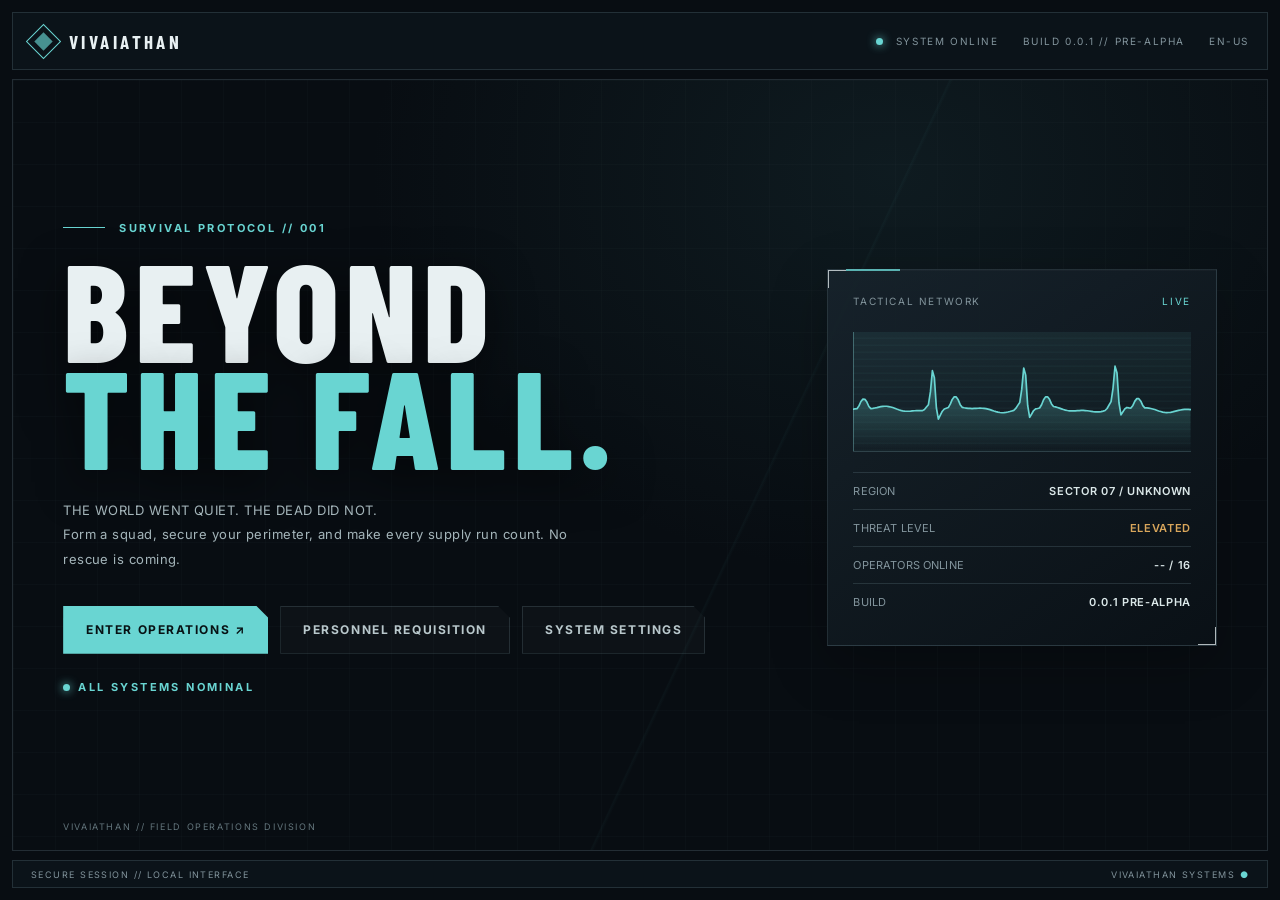
<file: freme.html>
<!doctype html>
<html lang="en">
<head>
  <meta charset="utf-8">
  <meta name="viewport" content="width=device-width, initial-scale=1">
  <meta name="theme-color" content="#080d12">
  <title>VIVAIATHAN // Command Interface</title>
  <link rel="stylesheet" href="ui.css">
  <style>
    * { box-sizing: border-box; }
    html, body { width:100%; height:100%; margin:0; overflow:hidden; background:#080d12; color:#e8f0f2; font-family:Inter,Arial,sans-serif; }
    .command-shell { height:100%; display:grid; grid-template-rows:58px minmax(0,1fr) 28px; padding:12px; gap:9px; }
    .topbar,.bottombar { display:flex; align-items:center; justify-content:space-between; border:1px solid rgba(145,177,190,.18); background:rgba(12,19,25,.96); padding:0 18px; }
    .brand { display:flex; align-items:center; gap:13px; font:700 19px 'Barlow Condensed',Arial,sans-serif; letter-spacing:.18em; }
    .brand-symbol { width:25px; height:25px; border:1px solid #69d5d2; transform:rotate(45deg); position:relative; }
    .brand-symbol:after { content:""; position:absolute; inset:5px; background:#69d5d2; opacity:.65; }
    .top-meta,.bottombar { color:#82949c; font-size:10px; letter-spacing:.16em; text-transform:uppercase; }
    .top-meta { display:flex; gap:24px; align-items:center; }
    .screen-wrap { min-height:0; position:relative; border:1px solid rgba(145,177,190,.2); background:#080d12; overflow:hidden; }
    iframe { display:block; width:100%; height:100%; border:0; background:#080d12; }
    .bottombar { font-size:9px; }
    @media(max-width:600px) { .command-shell{padding:6px;gap:6px;grid-template-rows:50px minmax(0,1fr) 25px}.top-meta .optional{display:none}.brand{font-size:16px} }
  </style>
</head>
<body>
  <div class="command-shell">
    <header class="topbar">
      <div class="brand"><span class="brand-symbol"></span><span>VIVAIATHAN</span></div>
      <div class="top-meta"><span><i class="status-dot"></i> SYSTEM ONLINE</span><span class="optional">BUILD 0.0.1 // PRE-ALPHA</span><span>EN-US</span></div>
    </header>
    <main class="screen-wrap">
      <iframe id="game-screen" src="title.html" title="Vivaiathan game interface" allow="fullscreen"></iframe>
    </main>
    <footer class="bottombar"><span>SECURE SESSION // LOCAL INTERFACE</span><span>VIVAIATHAN SYSTEMS <span style="color:#69d5d2">●</span></span></footer>
  </div>
  <script>
    const screenFrame = document.getElementById('game-screen');
    const allowedScreens = ['title.html', 'lobby.html', 'game.html', 'requisition.html'];
    window.setScreen = function (path) {
      if (!allowedScreens.includes(path)) return;
      screenFrame.src = path;
    };
    window.addEventListener('message', event => {
      if (event.origin !== location.origin || !event.data || typeof event.data.screen !== 'string') return;
      window.setScreen(event.data.screen);
    });
  </script>
</body>
</html>
</file>
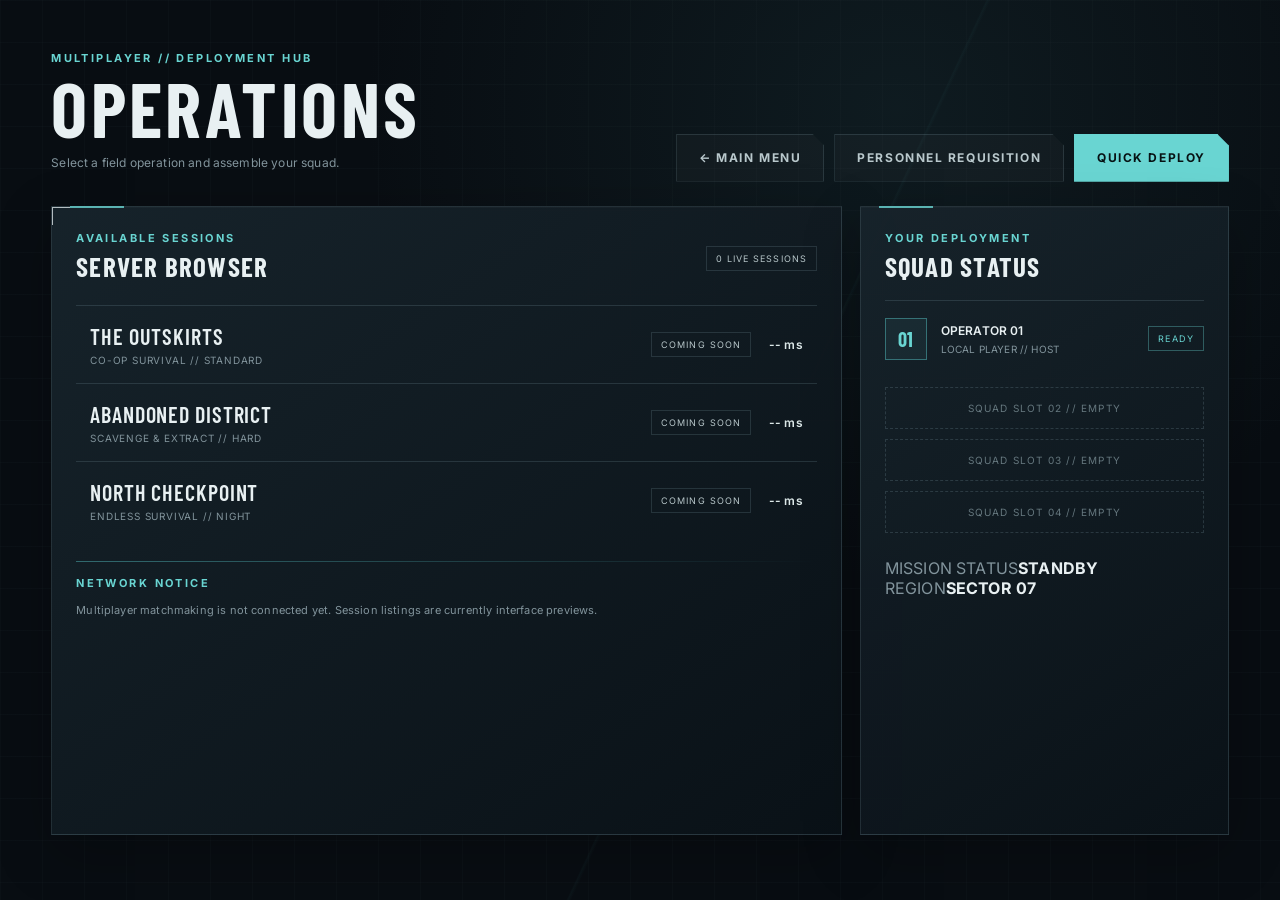
<file: lobby.html>
<!doctype html>
<html lang="en">
<head><meta charset="utf-8"><meta name="viewport" content="width=device-width,initial-scale=1"><title>VIVAIATHAN // Operations</title><link rel="stylesheet" href="ui.css">
<style>
.layout{max-width:1240px;margin:auto;min-height:calc(100vh - 116px);display:flex;flex-direction:column;gap:24px}
.heading{display:flex;justify-content:space-between;align-items:end;gap:18px}
h1{font:700 clamp(42px,7vw,76px)/.9 var(--display);margin:9px 0 0}
.content{display:grid;grid-template-columns:minmax(0,1.5fr) minmax(250px,.7fr);gap:18px;flex:1}
.server-panel,.operator-panel{padding:24px}
.section-title{display:flex;justify-content:space-between;align-items:center;margin-bottom:18px}
.server{display:grid;grid-template-columns:1fr auto auto;gap:18px;align-items:center;padding:17px 14px;border-top:1px solid var(--line);transition:.16s}
.server:hover{background:rgba(105,213,210,.045)}
.server-name{font:600 22px var(--display);letter-spacing:.04em}
.server-meta{color:var(--muted);font-size:10px;margin-top:5px;letter-spacing:.08em}
.pill{font-size:9px;letter-spacing:.12em;padding:6px 9px;border:1px solid var(--line);color:#b7c6c9}
.pill.open{color:var(--cyan);border-color:rgba(105,213,210,.35)}
.ping{font:600 12px var(--body);color:#dce8e8}
.operator-card{display:flex;align-items:center;gap:14px;padding:17px 0;border-top:1px solid var(--line)}
.avatar{width:42px;height:42px;display:grid;place-items:center;border:1px solid var(--line-bright);color:var(--cyan);font:700 20px var(--display);background:rgba(105,213,210,.06)}
.operator-name{font-weight:600;font-size:12px}.operator-role{font-size:10px;color:var(--muted);margin-top:5px}
.empty-slot{border:1px dashed rgba(145,177,190,.2);padding:14px;color:#65777e;font-size:10px;letter-spacing:.12em;text-align:center;margin-top:10px}
.actions{display:flex;gap:10px;flex-wrap:wrap}
@media(max-width:760px){.content{grid-template-columns:1fr}.heading{align-items:start;flex-direction:column}.server-panel,.operator-panel{padding:17px}.server{grid-template-columns:1fr auto;gap:8px}.server .ping{display:none}}
</style></head>
<body><main class="screen"><div class="layout reveal">
<header class="heading"><div><div class="eyebrow">Multiplayer // Deployment hub</div><h1 class="display">Operations</h1><p class="muted" style="font-size:12px">Select a field operation and assemble your squad.</p></div><div class="actions"><button class="btn ghost" onclick="go('title.html')">← Main Menu</button><button class="btn ghost" onclick="go('requisition.html')">Personnel Requisition</button><button class="btn primary" onclick="deploy()">Quick Deploy</button></div></header>
<div class="content">
<section class="panel server-panel"><div class="corner-mark tl"></div><div class="section-title"><div><div class="eyebrow">Available sessions</div><h2 class="display" style="font-size:27px;margin:5px 0">Server Browser</h2></div><span class="pill">0 LIVE SESSIONS</span></div>
<div class="server"><div><div class="server-name">THE OUTSKIRTS</div><div class="server-meta">CO-OP SURVIVAL // STANDARD</div></div><span class="pill">COMING SOON</span><span class="ping">-- ms</span></div>
<div class="server"><div><div class="server-name">ABANDONED DISTRICT</div><div class="server-meta">SCAVENGE & EXTRACT // HARD</div></div><span class="pill">COMING SOON</span><span class="ping">-- ms</span></div>
<div class="server"><div><div class="server-name">NORTH CHECKPOINT</div><div class="server-meta">ENDLESS SURVIVAL // NIGHT</div></div><span class="pill">COMING SOON</span><span class="ping">-- ms</span></div>
<div class="rule" style="margin:22px 0 14px"></div><div class="eyebrow">Network notice</div><p class="muted" style="font-size:11px;line-height:1.8">Multiplayer matchmaking is not connected yet. Session listings are currently interface previews.</p>
</section>
<aside class="panel operator-panel"><div class="eyebrow">Your deployment</div><h2 class="display" style="font-size:27px;margin:5px 0 18px">Squad Status</h2>
<div class="operator-card"><div class="avatar">01</div><div><div class="operator-name">OPERATOR 01</div><div class="operator-role">LOCAL PLAYER // HOST</div></div><span class="pill open" style="margin-left:auto">READY</span></div>
<div class="empty-slot">SQUAD SLOT 02 // EMPTY</div><div class="empty-slot">SQUAD SLOT 03 // EMPTY</div><div class="empty-slot">SQUAD SLOT 04 // EMPTY</div>
<div style="margin-top:25px"><div class="data-row"><span class="muted">MISSION STATUS</span><strong>STANDBY</strong></div><div class="data-row"><span class="muted">REGION</span><strong>SECTOR 07</strong></div></div>
</aside></div>
</div></main>
<script>
function go(screen){
  const allowedScreens = ['title.html','lobby.html','game.html','requisition.html'];
  if (!allowedScreens.includes(screen)) return;
  if (window.parent !== window) {
    if (typeof window.parent.setScreen === 'function') window.parent.setScreen(screen);
    else window.parent.postMessage({ screen }, window.location.origin);
  } else {
    window.location.assign(screen);
  }
}
function deploy(){go('game.html');}
</script></body></html>
</file>
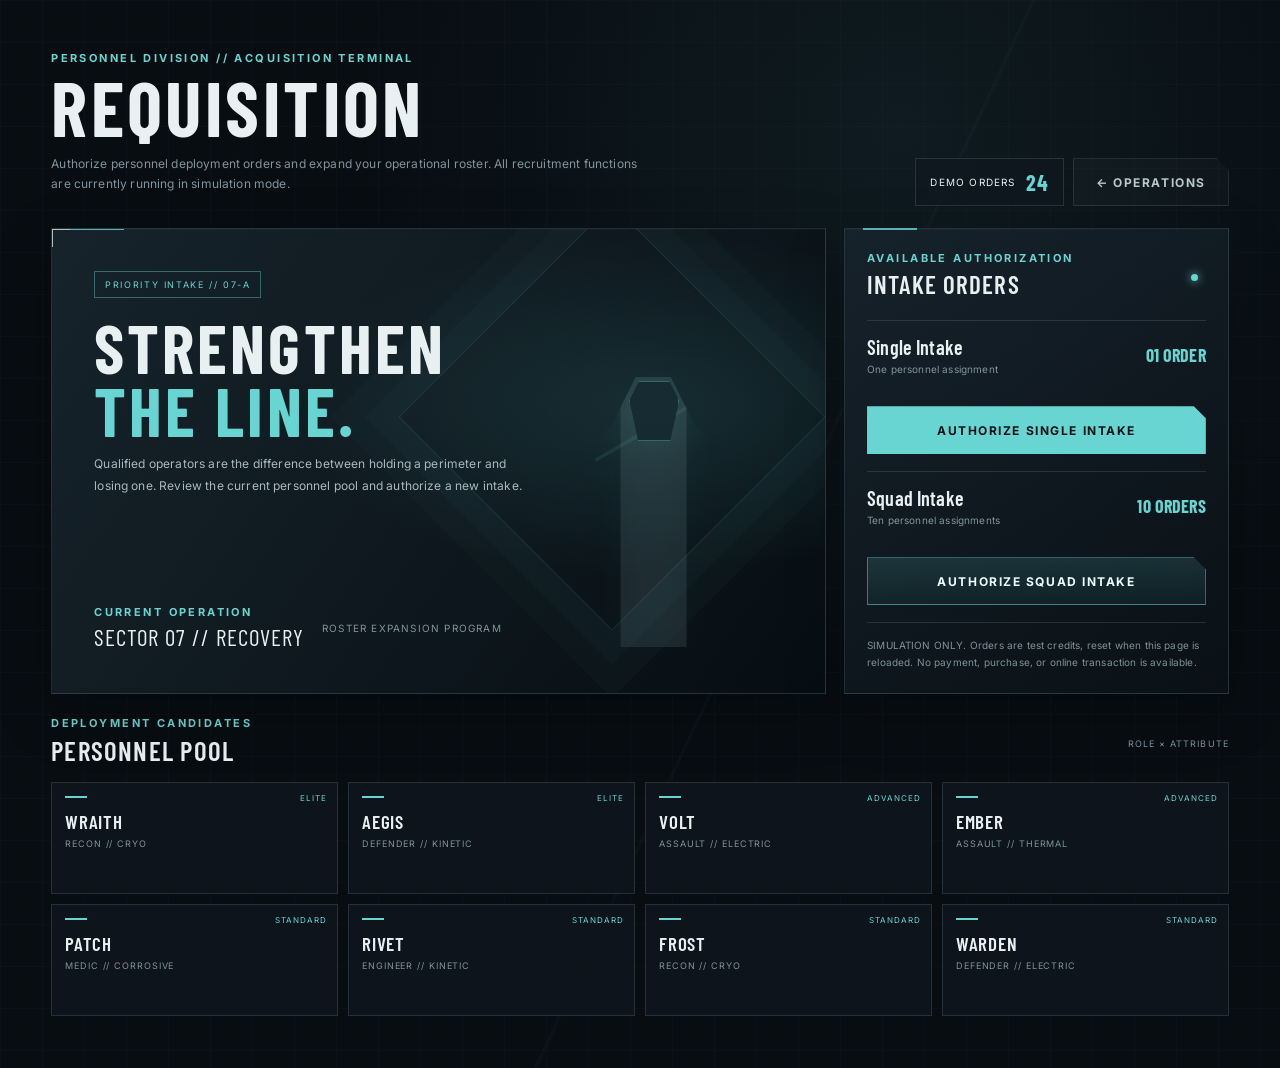
<file: requisition.html>
<!doctype html>
<html lang="en">
<head>
<meta charset="utf-8">
<meta name="viewport" content="width=device-width,initial-scale=1">
<meta name="theme-color" content="#080d12">
<title>VIVAIATHAN // Personnel Requisition</title>
<link rel="stylesheet" href="ui.css">
<style>
.page{max-width:1280px;margin:auto;min-height:calc(100vh - 116px);display:flex;flex-direction:column;gap:22px}
.topline{display:flex;justify-content:space-between;align-items:flex-end;gap:18px}
h1{font:700 clamp(42px,7vw,76px)/.9 var(--display);margin:8px 0}
.sub{color:var(--muted);font-size:12px;line-height:1.7;max-width:600px}
.top-actions{display:flex;gap:9px;flex-wrap:wrap}
.balance{display:flex;align-items:center;gap:10px;padding:10px 14px;border:1px solid var(--line);background:rgba(15,24,30,.8);font-size:10px;letter-spacing:.12em}
.balance strong{font:700 22px var(--display);color:var(--cyan)}
.content{display:grid;grid-template-columns:minmax(0,1.45fr) minmax(270px,.72fr);gap:18px;flex:1}
.feature{min-height:420px;padding:clamp(22px,4vw,42px);display:flex;flex-direction:column;justify-content:space-between;overflow:hidden;background:radial-gradient(ellipse at 78% 38%,rgba(63,145,147,.2),transparent 42%),linear-gradient(125deg,rgba(23,36,44,.98),rgba(7,14,19,.98))}
.feature:after{content:"";position:absolute;right:8%;top:8%;width:min(34vw,300px);aspect-ratio:1;border:1px solid rgba(105,213,210,.14);transform:rotate(45deg);box-shadow:0 0 0 24px rgba(105,213,210,.025),0 0 0 48px rgba(105,213,210,.018);pointer-events:none}
.feature-copy{position:relative;z-index:1;max-width:540px}
.feature-tag{display:inline-block;border:1px solid rgba(105,213,210,.4);padding:7px 10px;color:var(--cyan);font-size:9px;letter-spacing:.18em}
.feature h2{font:700 clamp(36px,6vw,68px)/.92 var(--display);margin:18px 0 12px;max-width:500px}
.feature h2 span{color:var(--cyan)}
.feature p{font-size:12px;color:#a8b9bd;line-height:1.8;max-width:440px}
.feature-art{position:absolute;right:8%;bottom:10%;width:220px;height:270px;opacity:.8;pointer-events:none}
.operator-silhouette{position:absolute;inset:0;background:linear-gradient(150deg,transparent 0 28%,rgba(105,213,210,.12) 28.2% 29%,transparent 29.2%),linear-gradient(90deg,transparent 0 35%,rgba(154,185,190,.16) 35.5% 65%,transparent 65.5%);clip-path:polygon(42% 0,58% 0,69% 18%,78% 24%,72% 48%,87% 100%,13% 100%,28% 48%,22% 24%,31% 18%);filter:drop-shadow(0 0 22px rgba(105,213,210,.2))}
.operator-silhouette:before{content:"";position:absolute;width:48px;height:58px;left:86px;top:4px;background:#172b33;border:1px solid rgba(105,213,210,.45);clip-path:polygon(20% 0,80% 0,100% 32%,82% 100%,18% 100%,0 32%)}
.feature-foot{position:relative;z-index:1;display:flex;align-items:center;gap:18px;flex-wrap:wrap}
.contract-panel{padding:22px;display:flex;flex-direction:column;gap:17px}
.panel-heading{display:flex;justify-content:space-between;align-items:center}
.panel-heading h2{font:600 25px var(--display);margin:4px 0}
.cost-row{display:grid;grid-template-columns:1fr auto;align-items:center;padding:14px 0;border-top:1px solid var(--line);gap:12px}
.cost-title{font:600 20px var(--display)}
.cost-desc{font-size:10px;color:var(--muted);margin-top:4px}
.cost-value{font:700 18px var(--display);color:var(--cyan)}
.actions{display:grid;grid-template-columns:1fr 1fr;gap:9px}
.actions .btn{padding:0 10px}
.notice{font-size:10px;color:#809198;line-height:1.7;border-top:1px solid var(--line);padding-top:14px}
.pool{display:grid;grid-template-columns:repeat(4,minmax(0,1fr));gap:10px}
.pool-card{padding:13px;min-height:112px;background:rgba(14,22,29,.88);border:1px solid var(--line);position:relative}
.pool-card:before{content:"";display:block;width:22px;height:2px;background:var(--cyan);margin-bottom:12px}
.pool-card strong{display:block;font:600 19px var(--display);letter-spacing:.04em}
.pool-card span{display:block;font-size:9px;color:var(--muted);letter-spacing:.1em;margin-top:5px}
.pool-card em{position:absolute;right:10px;top:10px;font-style:normal;font-size:8px;color:var(--cyan);letter-spacing:.12em}
.modal{position:fixed;inset:0;z-index:10;background:rgba(0,0,0,.82);display:none;place-items:center;padding:20px}
.modal.open{display:grid}
.modal-box{width:min(850px,100%);max-height:90vh;overflow:auto;padding:24px}
.modal-head{display:flex;justify-content:space-between;align-items:center;gap:12px;margin-bottom:18px}
.results{display:grid;grid-template-columns:repeat(auto-fit,minmax(145px,1fr));gap:10px}
.result-card{padding:16px 13px;min-height:155px;border:1px solid var(--line);background:linear-gradient(145deg,rgba(24,39,47,.95),rgba(9,15,20,.95))}
.result-card.elite{border-color:rgba(217,166,91,.65)}
.result-card.advanced{border-color:rgba(105,213,210,.55)}
.result-rarity{font-size:8px;letter-spacing:.16em;color:var(--amber)}
.result-card.advanced .result-rarity{color:var(--cyan)}
.result-name{font:700 24px var(--display);margin:14px 0 8px}
.result-meta{font-size:9px;color:#9aabb0;letter-spacing:.1em;line-height:1.8}
@media(max-width:820px){.content{grid-template-columns:1fr}.feature{min-height:340px}.feature-art{right:2%;opacity:.42}.pool{grid-template-columns:repeat(2,minmax(0,1fr))}}
@media(max-width:520px){.topline{align-items:flex-start;flex-direction:column}.top-actions{width:100%}.top-actions .btn{flex:1}.feature{min-height:370px}.contract-panel{padding:17px}.pool-card{min-height:100px}}
</style>
</head>
<body>
<main class="screen">
<div class="page reveal">
<header class="topline">
<div><div class="eyebrow">Personnel division // Acquisition terminal</div><h1 class="display">Requisition</h1><p class="sub">Authorize personnel deployment orders and expand your operational roster. All recruitment functions are currently running in simulation mode.</p></div>
<div class="top-actions"><div class="balance"><span>DEMO ORDERS</span><strong id="balance">24</strong></div><button class="btn ghost" onclick="go('lobby.html')">← Operations</button></div>
</header>
<div class="content">
<section class="panel feature">
<div class="corner-mark tl"></div><div class="feature-art"><div class="operator-silhouette"></div></div>
<div class="feature-copy"><span class="feature-tag">PRIORITY INTAKE // 07-A</span><h2 class="display">Strengthen<br><span>the Line.</span></h2><p>Qualified operators are the difference between holding a perimeter and losing one. Review the current personnel pool and authorize a new intake.</p></div>
<div class="feature-foot"><div><div class="eyebrow">Current operation</div><div class="display" style="font-size:23px;margin-top:4px">Sector 07 // Recovery</div></div><div class="muted" style="font-size:10px;letter-spacing:.12em">ROSTER EXPANSION PROGRAM</div></div>
</section>
<aside class="panel contract-panel">
<div class="panel-heading"><div><div class="eyebrow">Available authorization</div><h2 class="display">Intake Orders</h2></div><span class="status-dot"></span></div>
<div class="cost-row"><div><div class="cost-title">Single Intake</div><div class="cost-desc">One personnel assignment</div></div><div class="cost-value">01 ORDER</div></div>
<button class="btn primary" id="singleBtn" onclick="recruit(1)">Authorize Single Intake</button>
<div class="cost-row"><div><div class="cost-title">Squad Intake</div><div class="cost-desc">Ten personnel assignments</div></div><div class="cost-value">10 ORDERS</div></div>
<button class="btn" id="tenBtn" onclick="recruit(10)">Authorize Squad Intake</button>
<div class="notice">SIMULATION ONLY. Orders are test credits, reset when this page is reloaded. No payment, purchase, or online transaction is available.</div>
</aside>
</div>
<section><div class="panel-heading" style="margin-bottom:12px"><div><div class="eyebrow">Deployment candidates</div><h2 class="display" style="font-size:27px;margin:4px 0">Personnel Pool</h2></div><span class="muted" style="font-size:9px;letter-spacing:.12em">ROLE × ATTRIBUTE</span></div>
<div class="pool">
<div class="pool-card"><em>ELITE</em><strong>WRAITH</strong><span>RECON // CRYO</span></div>
<div class="pool-card"><em>ELITE</em><strong>AEGIS</strong><span>DEFENDER // KINETIC</span></div>
<div class="pool-card"><em>ADVANCED</em><strong>VOLT</strong><span>ASSAULT // ELECTRIC</span></div>
<div class="pool-card"><em>ADVANCED</em><strong>EMBER</strong><span>ASSAULT // THERMAL</span></div>
<div class="pool-card"><em>STANDARD</em><strong>PATCH</strong><span>MEDIC // CORROSIVE</span></div>
<div class="pool-card"><em>STANDARD</em><strong>RIVET</strong><span>ENGINEER // KINETIC</span></div>
<div class="pool-card"><em>STANDARD</em><strong>FROST</strong><span>RECON // CRYO</span></div>
<div class="pool-card"><em>STANDARD</em><strong>WARDEN</strong><span>DEFENDER // ELECTRIC</span></div>
</div></section>
</div>
</main>
<div class="modal" id="resultModal" role="dialog" aria-modal="true" aria-labelledby="resultTitle">
<div class="panel modal-box"><div class="modal-head"><div><div class="eyebrow">Personnel assignment // Complete</div><h2 id="resultTitle" class="display" style="font-size:32px;margin:5px 0">Intake Results</h2></div><button class="btn ghost" onclick="closeResults()">Close</button></div><div class="results" id="results"></div><p class="notice" id="resultNote">Simulation results only. No permanent roster data is saved.</p></div>
</div>
<script>
const roster=[
 {name:'WRAITH',role:'RECON',attribute:'CRYO',rarity:'ELITE',weight:3},
 {name:'AEGIS',role:'DEFENDER',attribute:'KINETIC',rarity:'ELITE',weight:3},
 {name:'VOLT',role:'ASSAULT',attribute:'ELECTRIC',rarity:'ADVANCED',weight:10},
 {name:'EMBER',role:'ASSAULT',attribute:'THERMAL',rarity:'ADVANCED',weight:10},
 {name:'PATCH',role:'MEDIC',attribute:'CORROSIVE',rarity:'STANDARD',weight:18},
 {name:'RIVET',role:'ENGINEER',attribute:'KINETIC',rarity:'STANDARD',weight:18},
 {name:'FROST',role:'RECON',attribute:'CRYO',rarity:'STANDARD',weight:19},
 {name:'WARDEN',role:'DEFENDER',attribute:'ELECTRIC',rarity:'STANDARD',weight:19}
];
let orders=24;
const balance=document.getElementById('balance');
function go(screen){
  const allowedScreens = ['title.html','lobby.html','game.html','requisition.html'];
  if (!allowedScreens.includes(screen)) return;
  if (window.parent !== window) {
    if (typeof window.parent.setScreen === 'function') window.parent.setScreen(screen);
    else window.parent.postMessage({ screen }, window.location.origin);
  } else {
    window.location.assign(screen);
  }
}
function draw(){balance.textContent=orders;document.getElementById('singleBtn').disabled=orders<1;document.getElementById('tenBtn').disabled=orders<10;}
function pick(){const total=roster.reduce((sum,item)=>sum+item.weight,0);let roll=Math.random()*total;for(const item of roster){roll-=item.weight;if(roll<0)return item;}return roster[roster.length-1];}
function recruit(count){if(orders<count)return;orders-=count;draw();const found=Array.from({length:count},pick);const results=document.getElementById('results');results.innerHTML='';for(const item of found){const card=document.createElement('article');card.className='result-card '+item.rarity.toLowerCase();const rarity=document.createElement('div');rarity.className='result-rarity';rarity.textContent=item.rarity+' PERSONNEL';const name=document.createElement('div');name.className='result-name';name.textContent=item.name;const meta=document.createElement('div');meta.className='result-meta';meta.textContent=item.role+'  /  '+item.attribute;card.append(rarity,name,meta);results.append(card);}document.getElementById('resultTitle').textContent=count===1?'Intake Result':'Squad Intake Results';document.getElementById('resultNote').textContent='Orders remaining: '+orders+'. Simulation results only. Reloading this page resets the demo balance.';document.getElementById('resultModal').classList.add('open');}
function closeResults(){document.getElementById('resultModal').classList.remove('open');}
document.getElementById('resultModal').addEventListener('click',event=>{if(event.target.id==='resultModal')closeResults();});
draw();
</script>
</body>
</html>
</file>
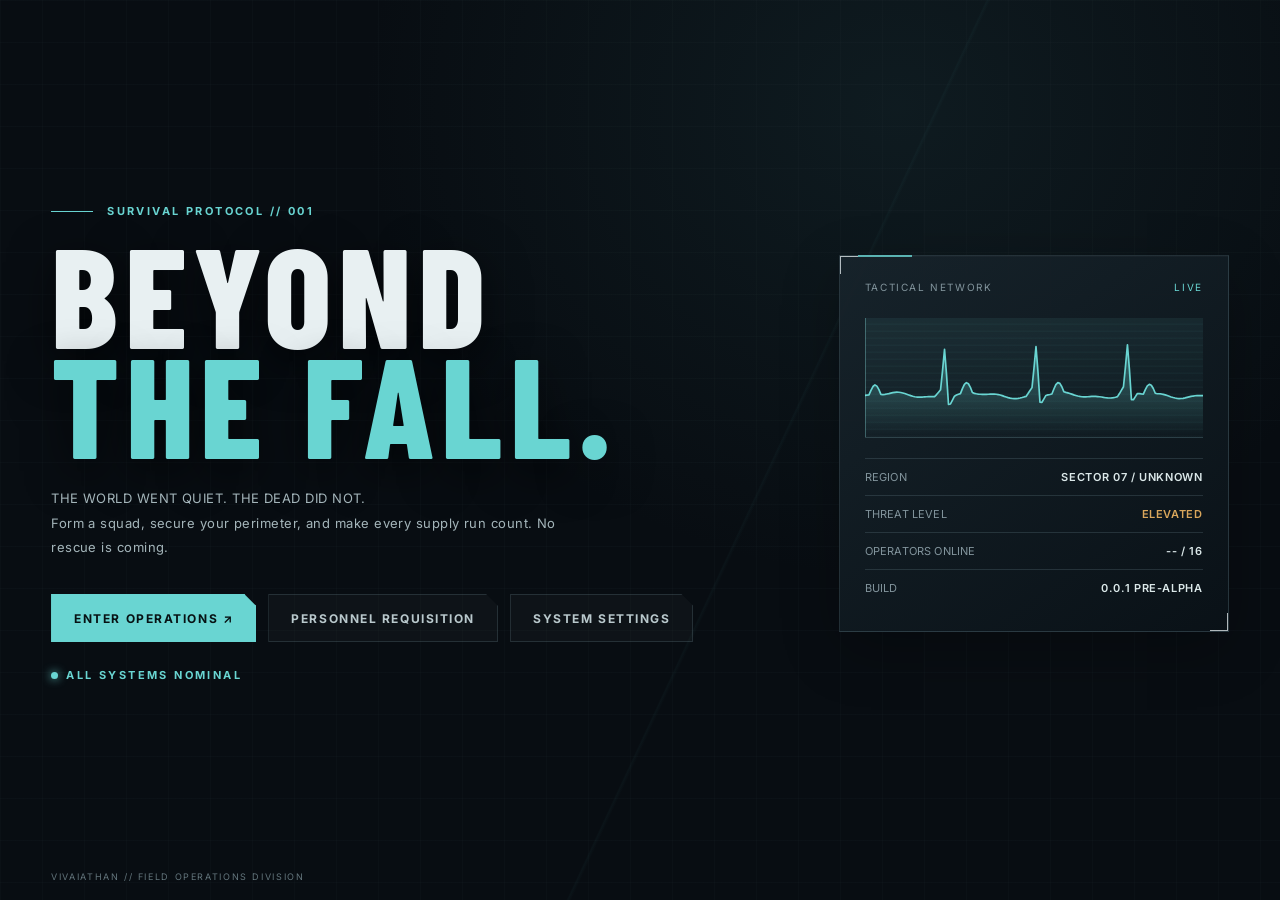
<file: title.html>
<!doctype html>
<html lang="en">
<head>
<meta charset="utf-8"><meta name="viewport" content="width=device-width,initial-scale=1">
<title>VIVAIATHAN // Main Menu</title><link rel="stylesheet" href="ui.css">
<style>
.hero { min-height:calc(100vh - 116px); display:grid; grid-template-columns:minmax(0,1.15fr) minmax(260px,.65fr); align-items:center; gap:clamp(28px,6vw,100px); max-width:1320px; margin:auto; }
.hero-copy { position:relative; z-index:1; }
.kicker { display:flex; align-items:center; gap:14px; margin-bottom:20px; }
.kicker-line { width:42px; height:1px; background:var(--cyan); }
h1 { margin:0; font:800 clamp(64px,11vw,150px)/.78 var(--display); letter-spacing:.015em; text-shadow:0 12px 45px rgba(0,0,0,.6); }
h1 span { display:block; color:var(--cyan); }
.subtitle { margin:28px 0 0; color:#a4b5ba; max-width:510px; font-size:13px; line-height:1.9; letter-spacing:.035em; }
.menu-actions { display:flex; flex-wrap:wrap; gap:12px; margin-top:34px; }
.side-panel { padding:25px; max-width:390px; justify-self:end; width:100%; }
.panel-head { display:flex; justify-content:space-between; align-items:center; color:var(--muted); font-size:10px; letter-spacing:.16em; }
.signal { height:120px; margin:25px 0 20px; position:relative; overflow:hidden; background:linear-gradient(180deg,rgba(105,213,210,.08),transparent); border-bottom:1px solid var(--line); }
.signal svg { width:100%; height:100%; overflow:visible; }
.signal::after { content:""; position:absolute; inset:0; pointer-events:none; background:repeating-linear-gradient(180deg,transparent 0 5px,rgba(105,213,210,.035) 6px 7px); }
.scan-beam { animation: scan 3.8s linear infinite; }
.scan-edge { animation: scan-line 3.8s linear infinite; }
@keyframes scan { from { transform:translateX(0); } to { transform:translateX(390px); } }
@keyframes scan-line { from { transform:translateX(0); } to { transform:translateX(390px); } }
.panel-head span:last-child { animation: live-pulse 1.8s ease-in-out infinite; }
@keyframes live-pulse { 0%,100% { opacity:1; text-shadow:0 0 8px rgba(105,213,210,.2); } 50% { opacity:.55; text-shadow:0 0 13px rgba(105,213,210,.8); } }
.data-row { display:flex; justify-content:space-between; padding:11px 0; border-top:1px solid var(--line); font-size:11px; }
.data-row strong { color:#dbe8e9; font-weight:600; letter-spacing:.06em; }
.footer-note { position:absolute; bottom:18px; left:clamp(22px,4vw,58px); color:#64767d; font-size:9px; letter-spacing:.18em; }
@media(max-width:800px){.hero{grid-template-columns:1fr;align-content:center;padding:32px 0 55px}.side-panel{justify-self:start;max-width:100%;padding:18px}.signal{height:70px;margin:14px 0}.hero{gap:28px}h1{font-size:clamp(62px,16vw,110px)}}
</style>
</head>
<body>
<main class="screen">
  <div class="hero">
    <section class="hero-copy reveal">
      <div class="kicker"><span class="kicker-line"></span><span class="eyebrow">Survival protocol // 001</span></div>
      <h1 class="display">Beyond<span>the Fall.</span></h1>
      <p class="subtitle">THE WORLD WENT QUIET. THE DEAD DID NOT.<br>Form a squad, secure your perimeter, and make every supply run count. No rescue is coming.</p>
      <div class="menu-actions">
        <button class="btn primary" onclick="go('lobby.html')">Enter Operations <span aria-hidden="true">↗</span></button>
        <button class="btn ghost" onclick="go('requisition.html')">Personnel Requisition</button>
        <button class="btn ghost" onclick="openPanel('settings')">System Settings</button>
      </div>
      <div style="margin-top:26px" class="eyebrow"><span class="status-dot"></span>All systems nominal</div>
    </section>
    <aside class="panel side-panel reveal" style="animation-delay:.12s">
      <div class="corner-mark tl"></div><div class="corner-mark br"></div>
      <div class="panel-head"><span>TACTICAL NETWORK</span><span style="color:var(--cyan)">LIVE</span></div>
      <div class="signal">
        <svg id="network-wave" viewBox="0 0 340 120" preserveAspectRatio="none" aria-label="Live tactical network signal">
          <defs>
            <linearGradient id="fade" x1="0" x2="0" y1="0" y2="1"><stop stop-color="#69d5d2" stop-opacity=".4"/><stop offset="1" stop-color="#69d5d2" stop-opacity="0"/></linearGradient>
            <linearGradient id="scan-fade" x1="0" x2="1"><stop stop-color="#69d5d2" stop-opacity="0"/><stop offset=".5" stop-color="#69d5d2" stop-opacity=".22"/><stop offset="1" stop-color="#69d5d2" stop-opacity="0"/></linearGradient>
          </defs>
          <path id="wave-fill" fill="url(#fade)"/>
          <path id="wave-line" fill="none" stroke="#69d5d2" stroke-width="1.7" stroke-linejoin="round" stroke-linecap="round"/>
          <rect class="scan-beam" x="-50" y="0" width="50" height="120" fill="url(#scan-fade)"/>
          <line class="scan-edge" x1="0" y1="0" x2="0" y2="120" stroke="#a5ffff" stroke-opacity=".6"/>
        </svg>
      </div>
      <div class="data-row"><span class="muted">REGION</span><strong>SECTOR 07 / UNKNOWN</strong></div>
      <div class="data-row"><span class="muted">THREAT LEVEL</span><strong style="color:var(--amber)">ELEVATED</strong></div>
      <div class="data-row"><span class="muted">OPERATORS ONLINE</span><strong>-- / 16</strong></div>
      <div class="data-row"><span class="muted">BUILD</span><strong>0.0.1 PRE-ALPHA</strong></div>
    </aside>
  </div>
  <div class="footer-note">VIVAIATHAN // FIELD OPERATIONS DIVISION</div>
</main>
<div id="settings" hidden style="position:fixed;inset:0;background:rgba(0,0,0,.72);z-index:5;display:none;place-items:center;padding:20px">
  <section class="panel" style="width:min(440px,100%);padding:28px">
    <div class="eyebrow">System configuration</div><h2 class="display" style="font-size:32px;margin:8px 0 20px">Settings</h2>
    <div class="data-row"><span class="muted">INTERFACE LANGUAGE</span><strong>ENGLISH</strong></div>
    <div class="data-row"><span class="muted">DISPLAY MODE</span><strong>RESPONSIVE</strong></div>
    <div class="data-row"><span class="muted">AUDIO</span><strong>NOT CONFIGURED</strong></div>
    <p class="muted" style="font-size:11px;line-height:1.7">Additional settings will become available as the game systems are implemented.</p>
    <button class="btn primary" onclick="closePanel()" style="width:100%;margin-top:12px">Close</button>
  </section>
</div>
<script>
// Procedural heartbeat-like telemetry waveform.
(function animateNetworkSignal(){
  const line = document.getElementById('wave-line');
  const fill = document.getElementById('wave-fill');
  if (!line || !fill) return;
  let start = null;
  const width = 340, baseline = 78, samples = 170;
  function frame(now){
    if (start === null) start = now;
    const t = (now - start) * 0.001;
    const shift = t * 42;
    const pts = [];
    for(let i=0;i<=samples;i++){
      const x = width * i / samples;
      const phase = ((x - shift) % 92 + 92) % 92;
      let y = baseline + Math.sin((x * .075) + t * 2.1) * 2.3 + Math.sin((x * .19) - t * 1.4) * 1.1;
      // Compact P-QRS-T style pulse, repeated along the scrolling trace.
      if(phase > 17 && phase < 23) y -= (phase - 17) / 6 * 8;
      else if(phase >= 23 && phase < 27) y -= 8 + (phase - 23) / 4 * 43;
      else if(phase >= 27 && phase < 31) y -= 51 - (phase - 27) / 4 * 61;
      else if(phase >= 31 && phase < 37) y += 10 - (phase - 31) / 6 * 10;
      else if(phase >= 43 && phase < 55) y -= Math.sin((phase - 43) / 12 * Math.PI) * 10;
      pts.push([x, Math.max(17, Math.min(105, y))]);
    }
    const d = pts.map((p,i)=>(i?'L':'M')+p[0].toFixed(1)+' '+p[1].toFixed(1)).join(' ');
    line.setAttribute('d',d);
    fill.setAttribute('d',d+' L '+width+' 120 L 0 120 Z');
    requestAnimationFrame(frame);
  }
  requestAnimationFrame(frame);
})();
function go(screen){
  const allowedScreens = ['title.html','lobby.html','game.html','requisition.html'];
  if (!allowedScreens.includes(screen)) return;
  if (window.parent !== window) {
    if (typeof window.parent.setScreen === 'function') window.parent.setScreen(screen);
    else window.parent.postMessage({ screen }, window.location.origin);
  } else {
    window.location.assign(screen);
  }
}
function openPanel(id){const el=document.getElementById(id);el.hidden=false;el.style.display='grid';}
function closePanel(){const el=document.getElementById('settings');el.hidden=true;el.style.display='none';}
</script>
</body></html>
</file>
<file: ui.css>
@import url('https://fonts.googleapis.com/css2?family=Barlow+Condensed:wght@500;600;700;800&family=Inter:wght@400;500;600;700&display=swap');

:root {
  color-scheme: dark;
  --bg: #080d12;
  --panel: rgba(14, 22, 29, .94);
  --panel-2: rgba(19, 30, 38, .92);
  --line: rgba(145, 177, 190, .18);
  --line-bright: rgba(91, 211, 213, .42);
  --text: #e8f0f2;
  --muted: #82949c;
  --cyan: #69d5d2;
  --cyan-dim: #2d898b;
  --amber: #d9a65b;
  --red: #d96d66;
  --display: 'Barlow Condensed', 'Arial Narrow', sans-serif;
  --body: 'Inter', Arial, sans-serif;
}
* { box-sizing: border-box; }
html, body { min-height: 100%; margin: 0; }
body {
  color: var(--text);
  background: radial-gradient(ellipse at 70% 12%, rgba(38, 77, 83, .22), transparent 42%), var(--bg);
  font-family: var(--body);
  letter-spacing: .01em;
}
button, input, select { font: inherit; }
button { color: inherit; }
.screen {
  min-height: 100vh;
  position: relative;
  overflow: hidden;
  padding: clamp(22px, 4vw, 58px);
  background-image: linear-gradient(rgba(128, 177, 183, .025) 1px, transparent 1px), linear-gradient(90deg, rgba(128, 177, 183, .025) 1px, transparent 1px);
  background-size: 42px 42px;
}
.screen::before {
  content: ""; position: absolute; inset: 0; pointer-events: none;
  background: linear-gradient(115deg, transparent 0 58%, rgba(76, 176, 176, .045) 58.1%, transparent 58.3%);
}
.eyebrow { color: var(--cyan); font: 700 11px var(--body); letter-spacing: .22em; text-transform: uppercase; }
.display { font-family: var(--display); text-transform: uppercase; letter-spacing: .045em; }
.muted { color: var(--muted); }
.rule { height: 1px; background: linear-gradient(90deg, var(--line-bright), transparent); }
.panel {
  background: linear-gradient(145deg, rgba(23, 35, 43, .96), rgba(10, 17, 23, .96));
  border: 1px solid var(--line);
  box-shadow: 0 18px 55px rgba(0,0,0,.24), inset 0 1px rgba(255,255,255,.025);
  position: relative;
}
.panel::before { content: ""; position: absolute; top: -1px; left: 18px; width: 54px; height: 2px; background: var(--cyan); opacity: .8; }
.btn {
  min-height: 48px; padding: 0 22px; border: 1px solid rgba(105,213,210,.5);
  background: linear-gradient(180deg, rgba(68,151,151,.22), rgba(28,78,82,.2));
  color: #eaffff; cursor: pointer; text-transform: uppercase; letter-spacing: .13em;
  font: 700 12px var(--body); transition: .18s ease; clip-path: polygon(0 0, calc(100% - 12px) 0, 100% 12px, 100% 100%, 0 100%);
}
.btn:hover { background: rgba(91,190,187,.28); border-color: var(--cyan); transform: translateY(-1px); }
.btn.primary { background: var(--cyan); color: #071214; border-color: var(--cyan); }
.btn.primary:hover { background: #8ce5df; }
.btn.ghost { border-color: var(--line); background: rgba(255,255,255,.025); color: #b9c8cc; }
.btn.danger { border-color: rgba(217,109,102,.45); color: #f0a09a; background: rgba(120,42,40,.13); }
.corner-mark { position: absolute; width: 18px; height: 18px; border-color: var(--cyan); opacity: .75; }
.corner-mark.tl { top: 0; left: 0; border-top: 1px solid; border-left: 1px solid; }
.corner-mark.br { right: 0; bottom: 0; border-right: 1px solid; border-bottom: 1px solid; }
.status-dot { display: inline-block; width: 7px; height: 7px; border-radius: 50%; background: var(--cyan); box-shadow: 0 0 10px var(--cyan); margin-right: 8px; }
@keyframes reveal { from { opacity: 0; transform: translateY(9px); } to { opacity: 1; transform: translateY(0); } }
.reveal { animation: reveal .55s ease both; }
@media (max-width: 700px) { .screen { padding: 22px 16px; } }
</file>
